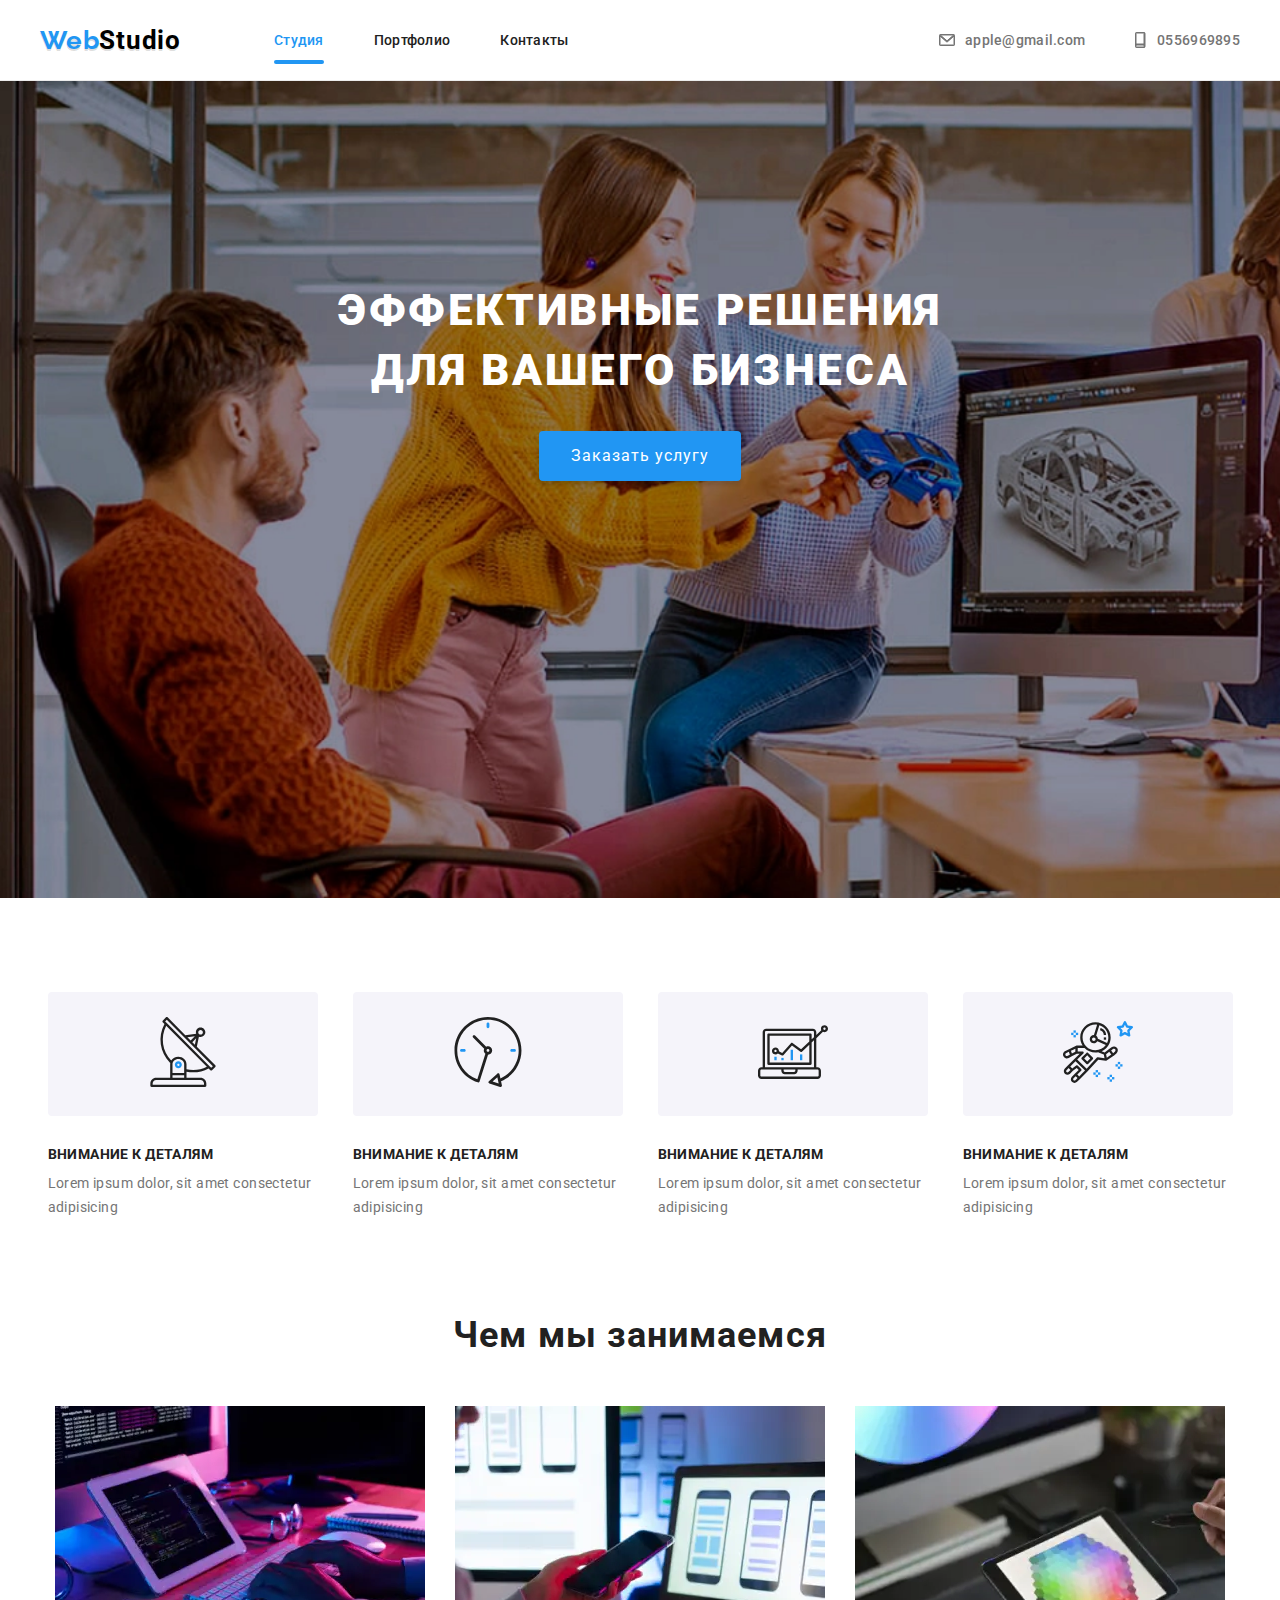
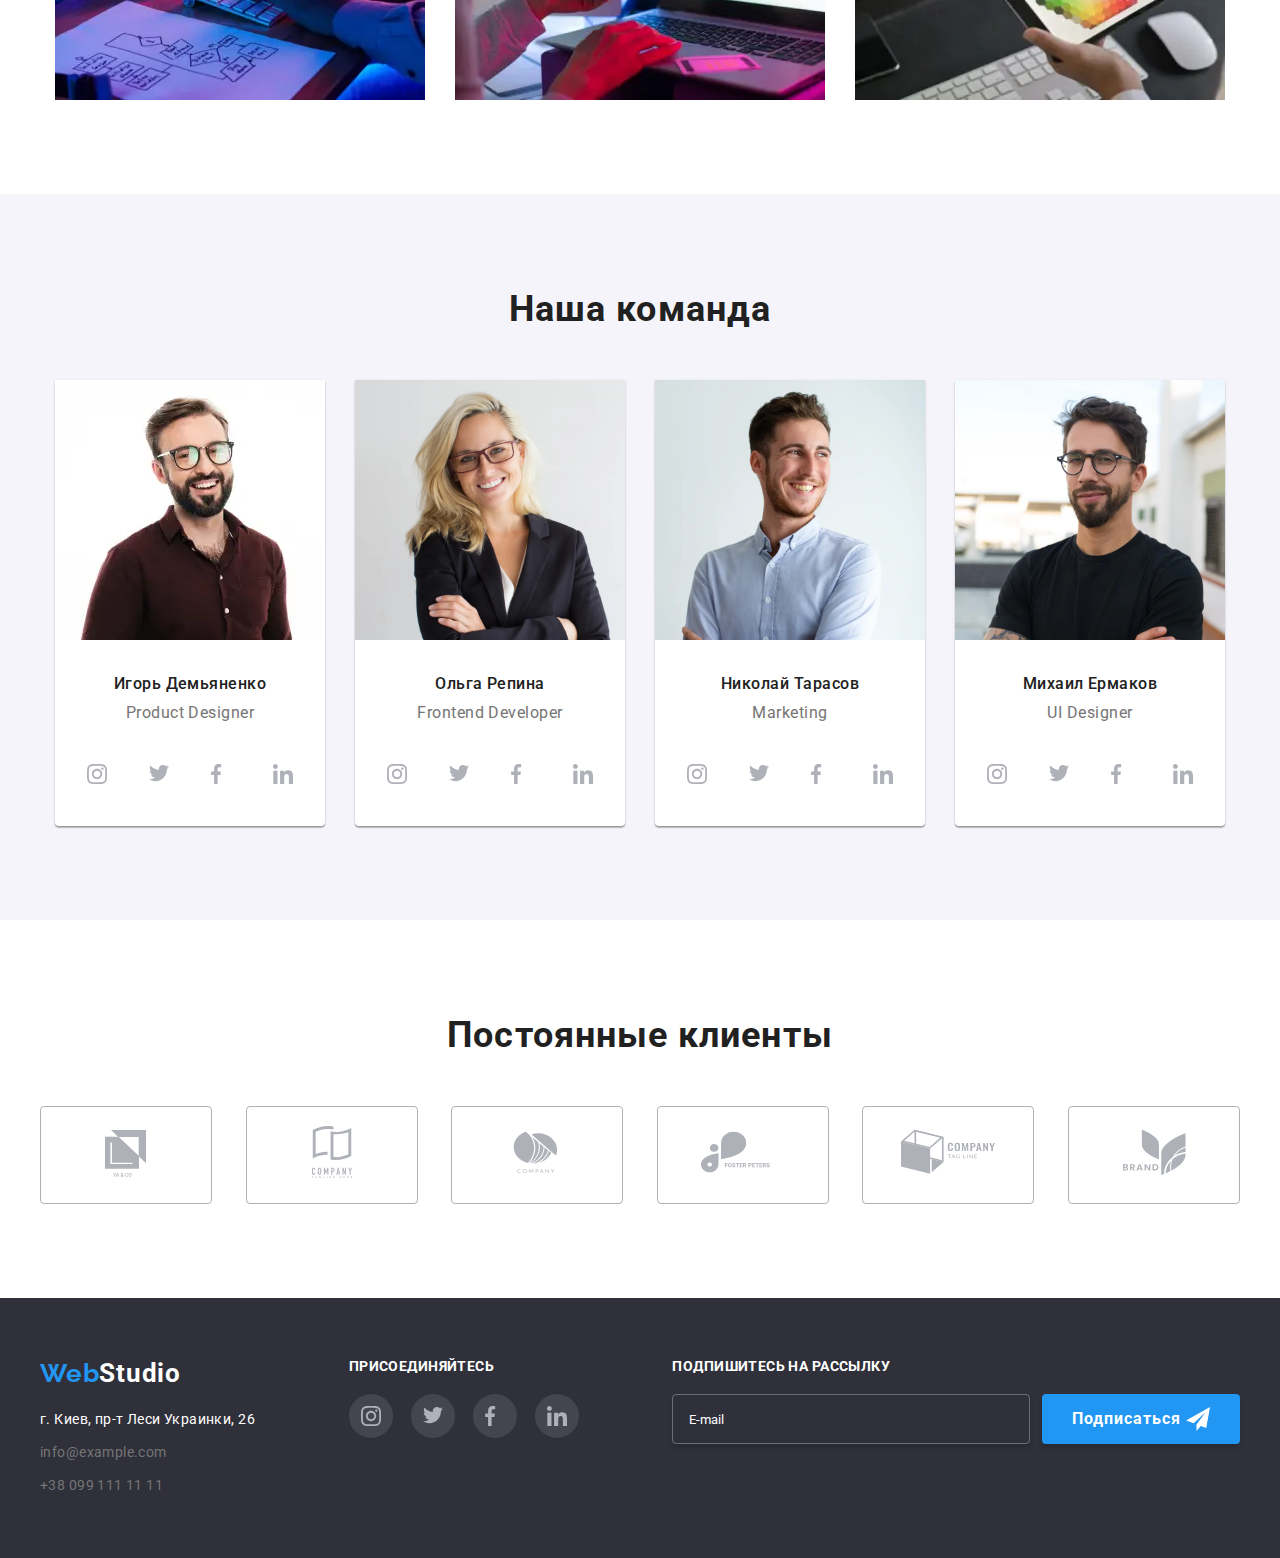
<file: index.html>
<!DOCTYPE html>
<html lang="en">
  <head>
    <meta charset="UTF-8" />
    <meta name="viewport" content="width=device-width, initial-scale=1.0" />
    <title>WebStudio</title>
    <link
      rel="apple-touch-icon"
      sizes="180x180"
      href="favicon/apple-touch-icon.png"
    />
    <link
      rel="icon"
      type="image/png"
      sizes="32x32"
      href="favicon/favicon-32x32.png"
    />
    <link
      rel="icon"
      type="image/png"
      sizes="16x16"
      href="favicon/favicon-16x16.png"
    />
    <link rel="manifest" href="favicon/site.webmanifest" />
    <link rel="preconnect" href="https://fonts.googleapis.com" />
    <link rel="preconnect" href="https://fonts.gstatic.com" crossorigin />
    <link
      href="https://fonts.googleapis.com/css2?family=Raleway:ital,wght@0,100..900;1,100..900&family=Roboto:ital,wght@0,100;0,300;0,400;0,500;0,700;0,900;1,100;1,300;1,400;1,500;1,700;1,900&display=swap"
      rel="stylesheet"
    />
    <link rel="stylesheet" href="css/reset.css" />
    <link rel="stylesheet" href="css/styles.css" />
  </head>
  <body>
    <header id="logo" class="header">
      <div class="container header__wrapper">
        <div class="header__left">
          <a class="header__logo logo" href="#"
            ><span class="header__logo-blue">Web</span>Studio</a
          >
          <nav class="hidd header__menu">
            <a class="active" href="#">Студия</a>
            <a href="pages/portfolio.html">Портфолио</a>
            <a href="#">Контакты</a>
          </nav>
        </div>
        <div class="hidd header__right">
          <a href="mailto:apple@gmail.com"
            ><svg>
              <use xlink:href="img/logo_message.svg#message"></use>
            </svg>

            apple@gmail.com</a
          >
          <a href="tel:+996556969896">
            <svg id="call">
              <use xlink:href="img/call.svg#call"></use>
            </svg>
            0556969895</a
          >
        </div>

        <button class="header__btn">
          <svg class="header__icon">
            <use xlink:href="img/menu.svg#menu"></use>
          </svg>
        </button>
      </div>
    </header>

    <main>
      <section class="hero">
        <h1 class="hero__title">Эффективные решения для вашего бизнеса</h1>
        <button onclick="modalToggle()" class="hero__btn">
          Заказать услугу
        </button>
      </section>

      <section class="advantage">
        <div class="container">
          <ul class="advantage__list">
            <li class="advantage__item">
              <div class="advantage__wrapper">
                <img src="img/antenna.svg" alt="icon" />
              </div>
              <h2>Внимание к деталям</h2>
              <p>Lorem ipsum dolor, sit amet consectetur adipisicing</p>
            </li>
            <li class="advantage__item">
              <div class="advantage__wrapper">
                <img src="img/clock.svg" alt="icon" />
              </div>

              <h2>Внимание к деталям</h2>
              <p>Lorem ipsum dolor, sit amet consectetur adipisicing</p>
            </li>
            <li class="advantage__item">
              <div class="advantage__wrapper">
                <img src="img/diagram.svg" alt="icon" />
              </div>

              <h2>Внимание к деталям</h2>
              <p>Lorem ipsum dolor, sit amet consectetur adipisicing</p>
            </li>
            <li class="advantage__item">
              <div class="advantage__wrapper">
                <img src="img/astronaut.svg" alt="icon" />
              </div>

              <h2>Внимание к деталям</h2>
              <p>Lorem ipsum dolor, sit amet consectetur adipisicing</p>
            </li>
          </ul>
        </div>
      </section>

      <section class="work">
        <div class="container">
          <h2 class="work__title title">Чем мы занимаемся</h2>

          <div class="work__wrapper">
            <img src="img/work_1.webp" alt="work" />
            <img src="img/work_2.webp" alt="work" />
            <img src="img/work_3.webp" alt="work" />
          </div>
        </div>
      </section>

      <section class="team">
        <div class="container">
          <h2 class="title">Наша команда</h2>

          <ul class="team__list">
            <li class="team__item">
              <img
                loading="lazy"
                width="270"
                src="img/team_1.webp"
                alt="team"
              />
              <h3 class="team__subtitle">Игорь Демьяненко</h3>
              <p class="team__text">Product Designer</p>

              <div class="team__links">
                <a class="team__link" href="#">
                  <svg class="team__icon">
                    <use xlink:href="img/instagram.svg#instagram"></use>
                  </svg>
                </a>
                <a class="team__link" href="#">
                  <svg class="team__icon">
                    <use xlink:href="img/twitter.svg#twitter"></use>
                  </svg>
                </a>
                <a class="team__link" href="#">
                  <svg class="team__icon">
                    <use xlink:href="img/facebook.svg#facebook"></use>
                  </svg>
                </a>
                <a class="team__link" href="#">
                  <svg class="team__icon">
                    <use xlink:href="img/linkedin.svg#linkedin"></use>
                  </svg>
                </a>
              </div>
            </li>
            <li class="team__item">
              <img
                loading="lazy"
                width="270"
                src="img/team_2.webp"
                alt="team"
              />
              <h3 class="team__subtitle">Ольга Репина</h3>
              <p class="team__text">Frontend Developer</p>
              <div class="team__links">
                <a class="team__link" href="#">
                  <svg class="team__icon">
                    <use xlink:href="img/instagram.svg#instagram"></use>
                  </svg>
                </a>
                <a class="team__link" href="#">
                  <svg class="team__icon">
                    <use xlink:href="img/twitter.svg#twitter"></use>
                  </svg>
                </a>
                <a class="team__link" href="#">
                  <svg class="team__icon">
                    <use xlink:href="img/facebook.svg#facebook"></use>
                  </svg>
                </a>
                <a class="team__link" href="#">
                  <svg class="team__icon">
                    <use xlink:href="img/linkedin.svg#linkedin"></use>
                  </svg>
                </a>
              </div>
            </li>
            <li class="team__item">
              <img
                loading="lazy"
                width="270"
                src="img/team_3.webp"
                alt="team"
              />
              <h3 class="team__subtitle">Николай Тарасов</h3>
              <p class="team__text">Marketing</p>
              <div class="team__links">
                <a class="team__link" href="#">
                  <svg class="team__icon">
                    <use xlink:href="img/instagram.svg#instagram"></use>
                  </svg>
                </a>
                <a class="team__link" href="#">
                  <svg class="team__icon">
                    <use xlink:href="img/twitter.svg#twitter"></use>
                  </svg>
                </a>
                <a class="team__link" href="#">
                  <svg class="team__icon">
                    <use xlink:href="img/facebook.svg#facebook"></use>
                  </svg>
                </a>
                <a class="team__link" href="#">
                  <svg class="team__icon">
                    <use xlink:href="img/linkedin.svg#linkedin"></use>
                  </svg>
                </a>
              </div>
            </li>
            <li class="team__item">
              <img
                loading="lazy"
                width="270"
                src="img/team_4.webp"
                alt="team"
              />
              <h3 class="team__subtitle">Михаил Ермаков</h3>
              <p class="team__text">UI Designer</p>
              <div class="team__links">
                <a class="team__link" href="#">
                  <svg class="team__icon">
                    <use xlink:href="img/instagram.svg#instagram"></use>
                  </svg>
                </a>
                <a class="team__link" href="#">
                  <svg class="team__icon">
                    <use xlink:href="img/twitter.svg#twitter"></use>
                  </svg>
                </a>
                <a class="team__link" href="#">
                  <svg class="team__icon">
                    <use xlink:href="img/facebook.svg#facebook"></use>
                  </svg>
                </a>
                <a class="team__link" href="#">
                  <svg class="team__icon">
                    <use xlink:href="img/linkedin.svg#linkedin"></use>
                  </svg>
                </a>
              </div>
            </li>
          </ul>
        </div>
      </section>
      <section class="clients">
        <div class="container">
          <h2 class="title">Постоянные клиенты</h2>
          <div class="clients__wrapper">
            <a href="#" class="clients__link">
              <svg class="clients__icon">
                <use xlink:href="img/clients_1.svg#clients1"></use>
              </svg>
            </a>
            <a href="#" class="clients__link">
              <svg class="clients__icon">
                <use xlink:href="img/clients_2.svg#clients2"></use>
              </svg>
            </a>
            <a href="#" class="clients__link">
              <svg class="clients__icon">
                <use xlink:href="img/clients_3.svg#clients3"></use>
              </svg>
            </a>
            <a href="#" class="clients__link">
              <svg class="clients__icon">
                <use xlink:href="img/clients_4.svg#clients4"></use>
              </svg>
            </a>
            <a href="#" class="clients__link">
              <svg class="clients__icon">
                <use xlink:href="img/clients_5.svg#clients5"></use>
              </svg>
            </a>
            <a href="#" class="clients__link">
              <svg class="clients__icon">
                <use xlink:href="img/clients_6.svg#clients6"></use>
              </svg>
            </a>
          </div>
        </div>
      </section>
    </main>

    <footer class="foot">
      <div class="container foot__wrapper">
        <div class="foot__inner">
          <a class="foot__logo logo" href="#logo">Web<span>Studio</span></a>

          <div class="foot__info">
            <address>г. Киев, пр-т Леси Украинки, 26</address>

            <a href="mailto:info@example.com">info@example.com</a>
            <a href="tel:+380991111111">+38 099 111 11 11</a>
          </div>
        </div>

        <div class="foot__inner">
          <p class="foot__text">Присоединяйтесь</p>

          <div class="team__links">
            <a class="team__link foot__link" href="#">
              <svg class="team__icon">
                <use xlink:href="img/instagram.svg#instagram"></use>
              </svg>
            </a>
            <a class="team__link foot__link" href="#">
              <svg class="team__icon">
                <use xlink:href="img/twitter.svg#twitter"></use>
              </svg>
            </a>
            <a class="team__link foot__link" href="#">
              <svg class="team__icon">
                <use xlink:href="img/facebook.svg#facebook"></use>
              </svg>
            </a>
            <a class="team__link foot__link" href="#">
              <svg class="team__icon">
                <use xlink:href="img/linkedin.svg#linkedin"></use>
              </svg>
            </a>
          </div>
        </div>

        <div class="foot__inner">
          <p class="foot__text">Подпишитесь на рассылку</p>

          <form class="foot__form">
            <input placeholder="E-mail" type="email" required minlength="2" />
            <button>Подписаться <img src="img/icon-send.svg" alt="" /></button>
          </form>
        </div>
      </div>
    </footer>

    <div class="hidden" id="overlay">
      <div id="modal" class="modal">
        <button onclick="modalToggle()" class="modal__btn">
          <svg class="modal__close-icon">
            <use xlink:href="img/close.svg#close"></use>
          </svg>
        </button>

        <h2 class="modal__title">Оставьте свои данные, мы вам перезвоним</h2>
        <form class="modal__form">
          <label class="modal__label">
            Имя
            <svg class="modal__icon">
              <use xlink:href="img/person-black.svg#person-black"></use>
            </svg>
            <input class="modal__input" type="persone" required />
          </label>
          <label class="modal__label">
            Телефон
            <svg class="modal__icon">
              <use xlink:href="img/phone-black.svg#phone-black"></use>
            </svg>
            <input class="modal__input" type="phone" required />
          </label>
          <label class="modal__label">
            Почта
            <svg class="modal__icon">
              <use xlink:href="img/email-black.svg#email-black"></use>
            </svg>
            <input class="modal__input" type="email" required />
          </label>
          <label class="modal__label">
            Комментарий
            <textarea placeholder="Введите текст"></textarea>
          </label>

          <label class="modal__box">
            <input type="checkbox" />
            Соглашаюсь с рассылкой и принимаю
            <a class="modal__condition" href="">Условия договора</a>
          </label>
          <button class="modal__send-btn">Отправить</button>
        </form>
      </div>
    </div>

    <script src="js/script.js"></script>
  </body>
</html>
</file>
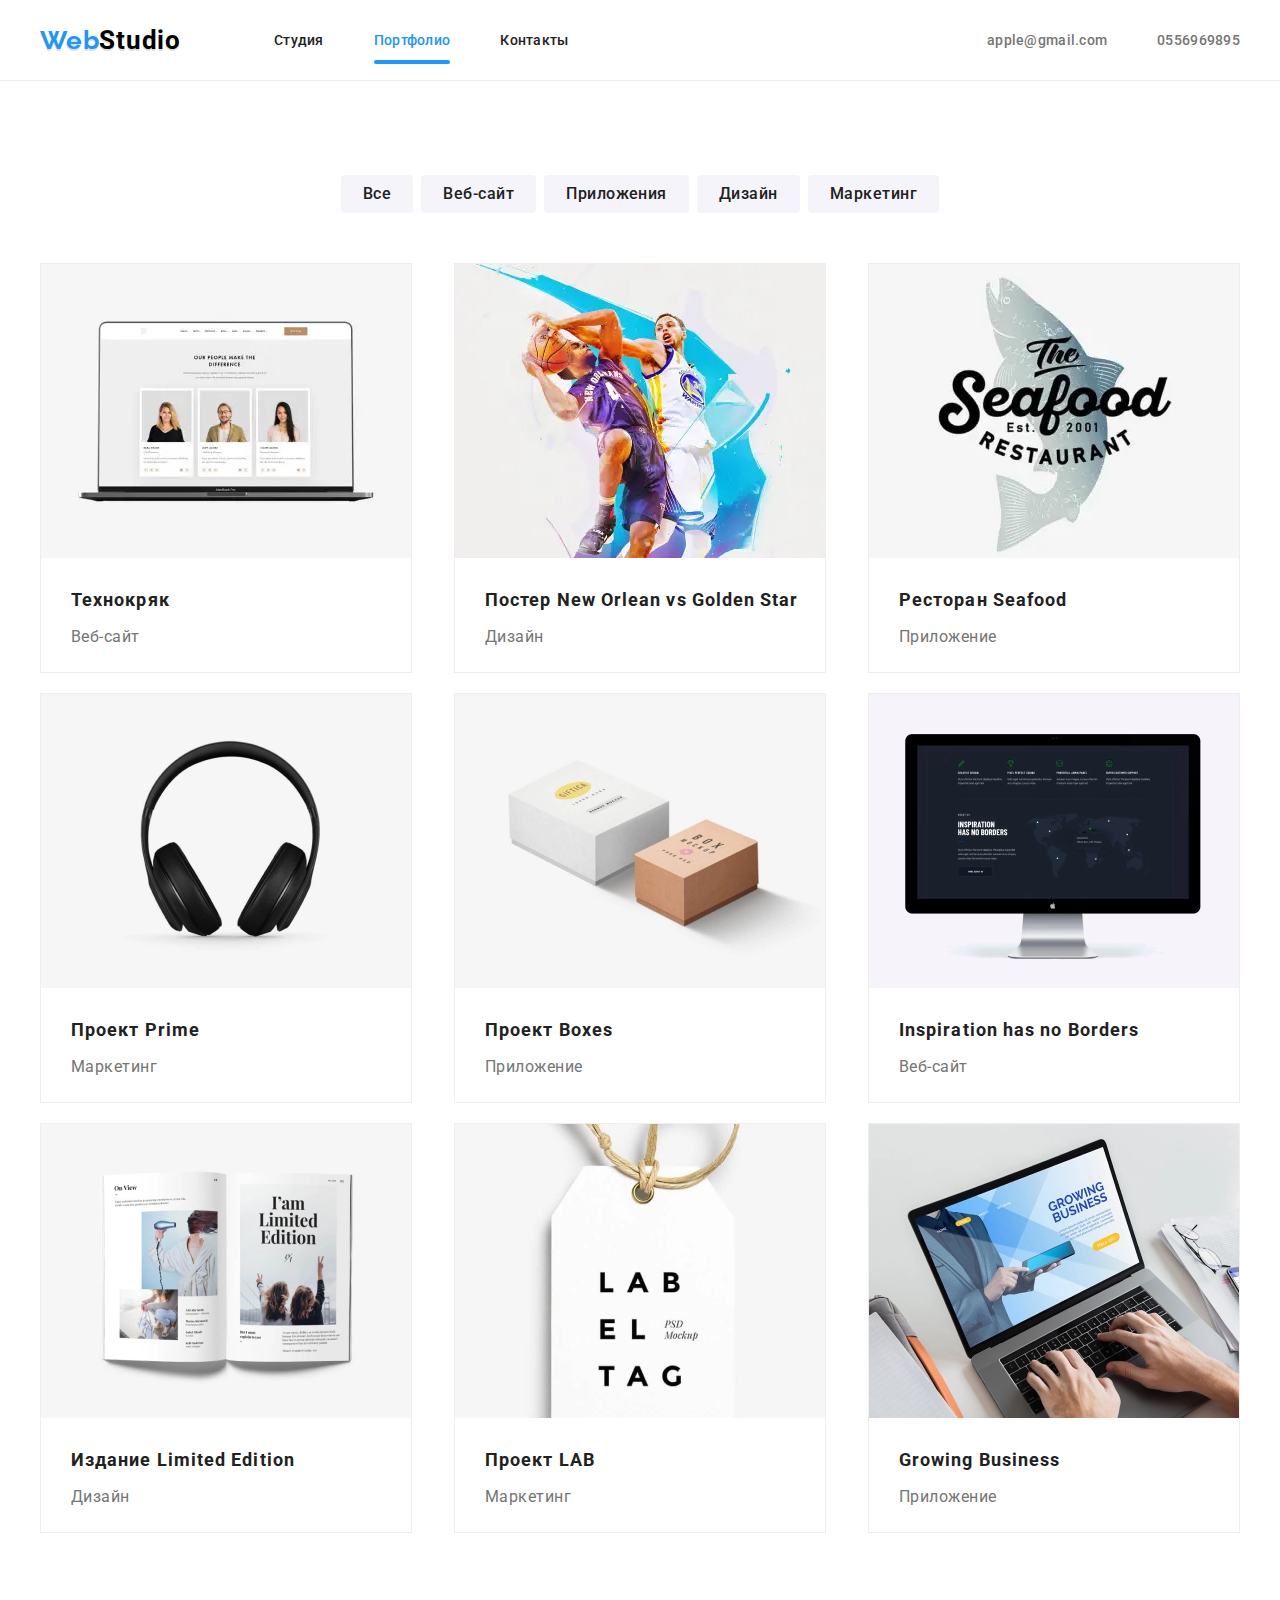
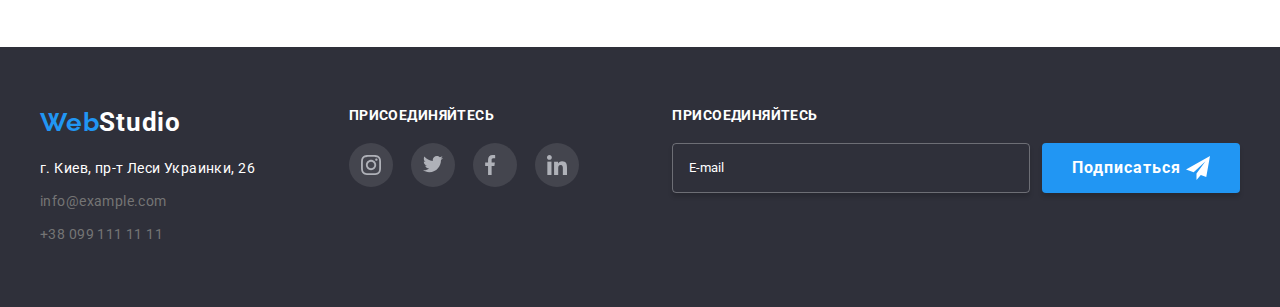
<file: pages/portfolio.html>
<!DOCTYPE html>
<html lang="en">
  <head>
    <meta charset="UTF-8" />
    <meta name="viewport" content="width=device-width, initial-scale=1.0" />
    <title>Portfolio</title>
    <link
      rel="apple-touch-icon"
      sizes="180x180"
      href="../favicon/apple-touch-icon.png"
    />
    <link
      rel="icon"
      type="image/png"
      sizes="32x32"
      href="../favicon/favicon-32x32.png"
    />
    <link
      rel="icon"
      type="image/png"
      sizes="16x16"
      href="../favicon/favicon-16x16.png"
    />
    <link rel="manifest" href="../favicon/site.webmanifest" />
    <link rel="preconnect" href="https://fonts.googleapis.com" />
    <link rel="preconnect" href="https://fonts.gstatic.com" crossorigin />
    <link
      href="https://fonts.googleapis.com/css2?family=Raleway:ital,wght@0,100..900;1,100..900&family=Roboto:ital,wght@0,100;0,300;0,400;0,500;0,700;0,900;1,100;1,300;1,400;1,500;1,700;1,900&display=swap"
      rel="stylesheet"
    />
    <link rel="stylesheet" href="../css/reset.css" />
    <link rel="stylesheet" href="../css/styles.css" />
  </head>
  <body>
    <header class="header">
      <div class="container header__wrapper">
        <div class="header__left">
          <a class="header__logo logo" href="../index.html"
            ><span class="header__logo-blue">Web</span>Studio</a
          >
          <nav class="header__menu">
            <a href="../index.html">Студия</a>
            <a class="active" href="#">Портфолио</a>
            <a href="#">Контакты</a>
          </nav>
        </div>
        <div class="header__right">
          <a href="mailto:apple@gmail.com">apple@gmail.com</a>
          <a href="tel:+996556969896">0556969895</a>
        </div>
      </div>
    </header>

    <main>
      <section class="portfolio">
        <div class="container">
          <div class="portfolio__sort">
            <button>Все</button>
            <button>Веб-сайт</button>
            <button>Приложения</button>
            <button>Дизайн</button>
            <button>Маркетинг</button>
          </div>

          <ul class="portfolio__list">
            <li class="portfolio__item">
              <img
                loading="lazy"
                width="370"
                src="../img/portfolio_1.webp"
                alt="portfolio"
              />
              <h3 class="portfolio__subtitle">Технокряк</h3>
              <p class="portfolio__text">Веб-сайт</p>

              <div class="portfolio__bg">
                <p class="portfolio__descr">
                  Ресурс предлагает комплексные предложения с разным уровнем
                  функционала и сервисов. Все это позволит посетителю получить
                  исчерпывающие сведения о компании или частном лице.
                </p>
              </div>
            </li>
            <li class="portfolio__item">
              <img
                loading="lazy"
                width="370"
                src="../img/portfolio_2.webp"
                alt="portfolio"
              />
              <h3 class="portfolio__subtitle">
                Постер New Orlean vs Golden Star
              </h3>
              <p class="portfolio__text">Дизайн</p>
            </li>
            <li class="portfolio__item">
              <img
                loading="lazy"
                width="370"
                src="../img/portfolio_3.webp"
                alt="portfolio"
              />
              <h3 class="portfolio__subtitle">Ресторан Seafood</h3>
              <p class="portfolio__text">Приложение</p>
            </li>
            <li class="portfolio__item">
              <img
                loading="lazy"
                width="370"
                src="../img/portfolio_4.webp"
                alt="portfolio"
              />
              <h3 class="portfolio__subtitle">Проект Prime</h3>
              <p class="portfolio__text">Маркетинг</p>
            </li>
            <li class="portfolio__item">
              <img
                loading="lazy"
                width="370"
                src="../img/portfolio_5.webp"
                alt="portfolio"
              />
              <h3 class="portfolio__subtitle">Проект Boxes</h3>
              <p class="portfolio__text">Приложение</p>
            </li>
            <li class="portfolio__item">
              <img
                loading="lazy"
                width="370"
                src="../img/portfolio_6.webp"
                alt="portfolio"
              />
              <h3 class="portfolio__subtitle">Inspiration has no Borders</h3>
              <p class="portfolio__text">Веб-сайт</p>
            </li>
            <li class="portfolio__item">
              <img
                loading="lazy"
                width="370"
                src="../img/portfolio_7.webp"
                alt="portfolio"
              />
              <h3 class="portfolio__subtitle">Издание Limited Edition</h3>
              <p class="portfolio__text">Дизайн</p>
            </li>
            <li class="portfolio__item">
              <img
                loading="lazy"
                width="370"
                src="../img/portfolio_8.webp"
                alt="portfolio"
              />
              <h3 class="portfolio__subtitle">Проект LAB</h3>
              <p class="portfolio__text">Маркетинг</p>
            </li>
            <li class="portfolio__item">
              <img
                loading="lazy"
                width="370"
                src="../img/portfolio_9.webp"
                alt="portfolio"
              />
              <h3 class="portfolio__subtitle">Growing Business</h3>
              <p class="portfolio__text">Приложение</p>
            </li>
          </ul>
        </div>
      </section>
    </main>
    <footer class="foot">
      <div class="container foot__wrapper">
        <div class="foot__inner">
          <a class="foot__logo logo" href="#logo">Web<span>Studio</span></a>

          <div class="foot__info">
            <address>г. Киев, пр-т Леси Украинки, 26</address>

            <a href="mailto:info@example.com">info@example.com</a>
            <a href="tel:+380991111111">+38 099 111 11 11</a>
          </div>
        </div>

        <div class="foot__inner">
          <p class="foot__text">Присоединяйтесь</p>

          <div class="team__links">
            <a class="team__link foot__link" href="#">
              <svg class="team__icon">
                <use xlink:href="../img/instagram.svg#instagram"></use>
              </svg>
            </a>
            <a class="team__link foot__link" href="#">
              <svg class="team__icon">
                <use xlink:href="../img/twitter.svg#twitter"></use>
              </svg>
            </a>
            <a class="team__link foot__link" href="#">
              <svg class="team__icon">
                <use xlink:href="../img/facebook.svg#facebook"></use>
              </svg>
            </a>
            <a class="team__link foot__link" href="#">
              <svg class="team__icon">
                <use xlink:href="../img/linkedin.svg#linkedin"></use>
              </svg>
            </a>
          </div>
        </div>

        <div class="foot__inner">
          <p class="foot__text">Присоединяйтесь</p>

          <form class="foot__form">
            <input placeholder="E-mail" type="email" required minlength="2" />
            <button>
              Подписаться <img src="../img/icon-send.svg" alt="" />
            </button>
          </form>
        </div>
      </div>
    </footer>
  </body>
</html>
</file>
<file: css/styles.css>
.header__logo {
  transition: all 0.6s;
  font-weight: 700;
  font-size: 26px;
  letter-spacing: 0.03em;
  text-shadow: 0 2px 0 rgba(0, 0, 0, 0.15);
}

.header__logo-blue {
  font-family: "Raleway", sans-serif;
  color: var(--main-color);
}

.header__wrapper {
  display: flex;
  justify-content: space-between;
  align-items: center;
}

.header__left {
  display: flex;
  align-items: center;
  gap: 93px;
}

.header__menu,
.header__right {
  display: flex;
  gap: 50px;
}

.header__right a {
  display: flex;
  align-items: center;
  gap: 10px;
  transition: all 0.3s;
  font-weight: 500;
  font-size: 14px;
  letter-spacing: 0.02em;
  color: var(--text-color);
  &:hover {
    color: var(--main-color);
  }
  svg {
    width: 16px;
    height: 12px;
    stroke: var(--text-color);
    border-radius: 2px;
    &:hover {
      stroke: var(--main-color);
    }
  }
  #call {
    width: 12px;
    height: 16px;
  }
}

.active {
  position: relative;
  color: var(--main-color) !important;
}

.active::after {
  content: "";
  position: absolute;
  bottom: -100%;
  left: 0;
  width: 100%;
  height: 4px;
  border-radius: 2px;
  background-color: var(--main-color);
}

.header {
  padding-top: 25px;
  padding-bottom: 25px;
  border-bottom: 1px solid #ececec;
}

.header__menu a {
  transition: all 0.3s;
  font-weight: 500;
  font-size: 14px;
  letter-spacing: 0.02em;
  color: var(--title-color);
  &:hover {
    color: var(--main-color);
  }
}

.hero {
  height: calc(100vh - 82.8px);
  padding-top: 200px;
  padding-bottom: 200px;
  background-image: url("../img/hero_bg.webp");
  background-repeat: no-repeat;
  background-size: cover;
}

.hero__title {
  width: 700px;
  margin: 0 auto;
  margin-bottom: 30px;
  font-weight: 900;
  font-size: 44px;
  line-height: 136%;
  letter-spacing: 0.06em;
  text-transform: uppercase;
  text-align: center;
  color: #fff;
}

.hero__btn {
  display: block;
  padding: 10px 32px;
  cursor: pointer;
  margin: 0 auto;
  border-radius: 4px;
  font-size: 16px;
  line-height: 187%;
  letter-spacing: 0.06em;
  text-align: center;
  transition: all 0.4s;
  color: #fff;
  box-shadow: 0 4px 4px 0 rgba(0, 0, 0, 0.15);
  background: var(--main-color);
  &:hover {
    transform: scale(1.05);
    box-shadow: 0 1px 1px 1px var(--main-color);
  }
}

.advantage__wrapper {
  margin-bottom: 30px;
  padding: 25px 0px;
  text-align: center;
  border-radius: 4px;
  background-color: #f5f4fa;
}

.advantage__list {
  display: flex;
  flex-wrap: wrap;
  justify-content: center;
  gap: 35px;
}

.advantage__item {
  max-width: 270px;
}

.advantage__item h2 {
  margin-bottom: 10px;
  font-weight: 700;
  font-size: 14px;
  letter-spacing: 0.03em;
  text-transform: uppercase;
  color: var(--title-color);
}
.advantage__item p {
  hyphens: auto;
  font-weight: 400;
  font-size: 14px;
  line-height: 171%;
  letter-spacing: 0.03em;
  color: var(--text-color);
}

.title {
  margin-bottom: 50px;
  font-weight: 700;
  font-size: 36px;
  letter-spacing: 0.03em;
  text-align: center;
  color: var(--title-color);
}

.work__wrapper,
.team__list {
  display: flex;
  flex-wrap: wrap;
  justify-content: center;
  gap: 30px;
}

.team {
  padding-top: 94px;
  padding-bottom: 94px;
  background: #f5f4fa;
}

.team__item {
  border-radius: 0 0 4px 4px;
  box-shadow: 0 2px 1px 0 rgba(0, 0, 0, 0.2), 0 1px 1px 0 rgba(0, 0, 0, 0.14),
    0 1px 3px 0 rgba(0, 0, 0, 0.12);
  background: #fff;
}

.team__subtitle {
  margin-top: 30px;
  margin-bottom: 10px;
  font-weight: 500;
  font-size: 16px;
  letter-spacing: 0.03em;
  text-align: center;
  color: var(--title-color);
}

.team__text {
  margin-bottom: 30px;
  font-weight: 400;
  font-size: 16px;
  letter-spacing: 0.03em;
  text-align: center;
  color: var(--text-color);
}

.foot {
  padding: 60px 0;
  background: #2f303a;
}
.foot__logo {
  font-family: "Raleway";
  font-weight: 700;
  font-size: 26px;
  letter-spacing: 0.03em;
  color: var(--main-color);
  span {
    color: #fff;
  }
  &:hover {
    transform: scale(1.1);
  }
}

.foot__info {
  display: flex;
  flex-direction: column;
  gap: 9px;
  margin-top: 20px;
  font-weight: 400;
  font-size: 14px;
  line-height: 171%;
  letter-spacing: 0.03em;
  address {
    font-style: normal;
    color: #fff;
  }
  a {
    color: var(--text-color);
  }
}

.foot__link {
  background-color: rgba(255, 255, 255, 0.1);
}

.foot__text {
  margin-bottom: 20px;
  font-weight: 700;
  font-size: 14px;
  letter-spacing: 0.03em;
  text-transform: uppercase;
  color: #fff;
}

.foot__wrapper {
  display: flex;
  justify-content: space-between;
  flex-wrap: wrap;
}

.foot__form input {
  padding-left: 16px;
  outline: none;
  border-radius: 4px;
  width: 358px;
  height: 50px;
  color: #fff;
  box-shadow: 0 4px 4px 0 rgba(0, 0, 0, 0.15);
  background: rgba(33, 150, 243, 0);
  border: 1px solid rgba(255, 255, 255, 0.3);
}

.foot__form input::placeholder {
  color: #fff;
}

.foot__form button {
  display: flex;
  align-items: center;
  gap: 5px;
  font-weight: 700;
  font-size: 16px;
  line-height: 187%;
  letter-spacing: 0.06em;
  text-align: center;
  border-radius: 4px;
  padding: 10px 30px;
  cursor: pointer;
  box-shadow: 0 4px 4px 0 rgba(0, 0, 0, 0.15);
  color: #fff;
  background-color: var(--main-color);
}

.foot__form {
  display: flex;
  gap: 12px;
}

.logo:hover {
  transform: scale(1.1);
}

.portfolio__list {
  display: flex;
  flex-wrap: wrap;
  justify-content: space-between;
}

.portfolio__item {
  position: relative;
  border: 1px solid #eee;
  padding-bottom: 20px;
  margin-bottom: 20px;
  h3 {
    margin-top: 20px;
    margin-bottom: 4px;
    margin-left: 30px;
    font-weight: 700;
    font-size: 18px;
    line-height: 200%;
    letter-spacing: 0.06em;
    color: #212121;
  }
}

.portfolio__text {
  margin-left: 30px;
  font-weight: 400;
  font-size: 16px;
  line-height: 187%;
  letter-spacing: 0.03em;
  color: var(--text-color);
}

.portfolio__sort {
  display: flex;
  justify-content: center;
  gap: 8px;
  margin-top: 94px;
  margin-bottom: 50px;
  button {
    cursor: pointer;
    padding: 6px 22px;
    border-radius: 4px;
    font-weight: 500;
    font-size: 16px;
    line-height: 162%;
    letter-spacing: 0.03em;
    text-align: center;
    color: var(--title-color);
    background: #f5f4fa;
    &:hover {
      background-color: var(--main-color);
      color: #fff;
    }
  }
}

.portfolio__bg {
  position: absolute;
  top: 0;
  left: 0;
  transform: translateY(100%);
  transition-duration: 0.5s;
  visibility: hidden;
  padding: 64px 24px;
  max-width: 370px;
  background-color: rgba(33, 150, 243, 0.9);
}

.portfolio__descr {
  transition: all 0.6s;
  font-weight: 400;
  font-size: 18px;
  line-height: 156%;
  letter-spacing: 0.03;
  color: #fff;
}

.portfolio__item:hover .portfolio__bg {
  transform: translateY(0);
  visibility: visible;
}

.team__links {
  display: flex;
  justify-content: center;
  gap: 18px;
  padding-bottom: 30px;
}

.team__icon {
  width: 20px;
  height: 20px;
}

.team__link {
  display: flex;
  align-items: center;
  justify-content: center;
  width: 44px;
  height: 44px;
  background-color: transparent;
  border-radius: 50%;
  fill: #afb1b8 !important;
}

.team__link:hover {
  background-color: var(--main-color) !important;
}

.team__link:hover .team__icon {
  fill: #fff !important;
}

.clients__wrapper {
  display: flex;
  flex-wrap: wrap;
  gap: 20px;
  justify-content: space-between;
}

.clients__link {
  border: 1px solid #afb1b8;
  padding: 16px 32px;
  border-radius: 4px;
  fill: #afb1b8 !important;
}

.clients__icon {
  width: 106px;
  height: 60px;
}

.clients__link:hover {
  border: 1px solid var(--main-color);
}

.clients__link:hover .clients__icon {
  fill: var(--main-color) !important;
}

.foot__link {
  background-color: rgba(255, 255, 255, 0.1);
}

.foot__text {
  margin-bottom: 20px;
  font-weight: 700;
  font-size: 14px;
  letter-spacing: 0.03em;
  text-transform: uppercase;
  color: #fff;
}

.foot__wrapper {
  display: flex;
  justify-content: space-between;
  flex-wrap: wrap;
}

#overlay {
  position: fixed;
  top: 0;
  left: 0;
  width: 100%;
  height: 100%;
  background-color: rgba(0, 0, 0, 0.2);
}

.modal {
  padding: 25px 35px;
  position: absolute;
  top: 50%;
  left: 50%;
  transform: translate(-50%, -50%);
  width: 530px;
  height: 580px;
  background-color: #fff;
}

.modal__btn {
  position: absolute;
  top: 2%;
  right: 20px;

  display: flex;
  align-items: center;
  justify-content: center;
  width: 30px;
  height: 30px;
  border-radius: 100%;
  cursor: pointer;
  border: 1px solid rgba(0, 0, 0, 0.1);
  background-color: transparent;
}

.modal__close-icon {
  fill: #000;
  width: 11px;
  height: 11px;
}

.modal__btn:hover .modal__close-icon {
  fill: var(--main-color);
}

.modal__icon {
  font-weight: 700;
  font-size: 20px;
  letter-spacing: 0.03em;
  text-align: center;
  color: #212121;
}
.modal__title {
  margin-bottom: 20px;
  font-size: 20px;
  font-weight: 700;
  line-height: 23.44px;
  letter-spacing: 0.03em;
  text-align: center;
  color: var(--title-color);
}

.modal__label {
  position: relative;
  display: block;
  margin-bottom: 10px;

  font-weight: 400;
  font-size: 12px;
  letter-spacing: 0.01em;
  color: var(--text-color);
}

.modal__icon {
  position: absolute;
  top: 30px;
  left: 16px;
  width: 18px;
  height: 18px;
}

.modal__input {
  margin-top: 4px;
  padding-left: 40px;
  width: 100%;
  outline: none;
  border: 1px solid rgba(33, 33, 33, 0.2);
  border-radius: 4px;
  height: 40px;
}

.modal__label textarea {
  margin-top: 4px;
  padding: 12px 16px;
  border: 1px solid rgba(33, 33, 33, 0.2);
  border-radius: 4px;
  width: 100%;
  height: 120px;
}

.modal__form {
  margin-bottom: 20px;
}

.modal__box {
  display: flex;
  align-items: center;
  gap: 10px;
  justify-content: center;
  font-weight: 400;
  font-size: 14px;
  line-height: 171%;
  letter-spacing: 0.03em;
  color: var(--text-color);
}

.modal__condition {
  border-bottom: 1px solid var(--main-color);
  color: var(--main-color);
}

.modal__send-btn {
  display: block;
  margin: 0 auto;
  margin-top: 42px;
  cursor: pointer;
  font-weight: 700;
  font-size: 16px;
  line-height: 187%;
  letter-spacing: 0.06em;
  text-align: center;
  padding: 10px 55px;
  border-radius: 4px;
  box-shadow: 0 4px 4px 0 rgba(0, 0, 0, 0.15);
  color: #fff;
  background-color: var(--main-color);
}

.hidden {
  display: none;
}

.header__icon {
  width: 48px;
  height: 48px;
}

.header__btn {
  display: none;
}

@media screen and (max-width: 480px) {
  .header__btn {
    display: block;
    cursor: pointer;
    background-color: transparent;
  }
  .hidd {
    display: none;
  }
  .hero {
    height: 100%;
    padding-top: 118px;
    padding-bottom: 118px;
    background-image: url("../img/header_bg_sm.png");
    background-repeat: no-repeat;
    background-size: cover;
  }

  .hero__title {
    width: 400px;
    margin: 0 auto;
    margin-bottom: 30px;
    font-weight: 900;
    font-size: 26px;
    line-height: 162%;
    letter-spacing: 0.06em;
    text-transform: uppercase;
    text-align: center;
    color: #fff;
  }
  .modal {
    padding: 15px 25px;
    width: 430px;
    height: 480px;
  }

  .advantage__item {
    max-width: 100%;
  }

  .work {
    display: none;
  }

  .team__item {
    width: 100%;
  }

  .team__item img {
    width: 100% !important;
  }

  .team {
    padding-top: 60px;
    padding-bottom: 60px;
  }
  .foot__form,
  .foot__wrapper {
    flex-wrap: wrap;
    justify-content: center;
  }
  .foot__text {
    text-align: center;
  }

  .foot__inner:first-child {
    margin-bottom: 40px;
  }

  .foot__inner a,
  .foot__inner address {
    text-align: center;
  }

  .foot__logo {
    display: block;
    text-align: center;
  }
}
</file>
